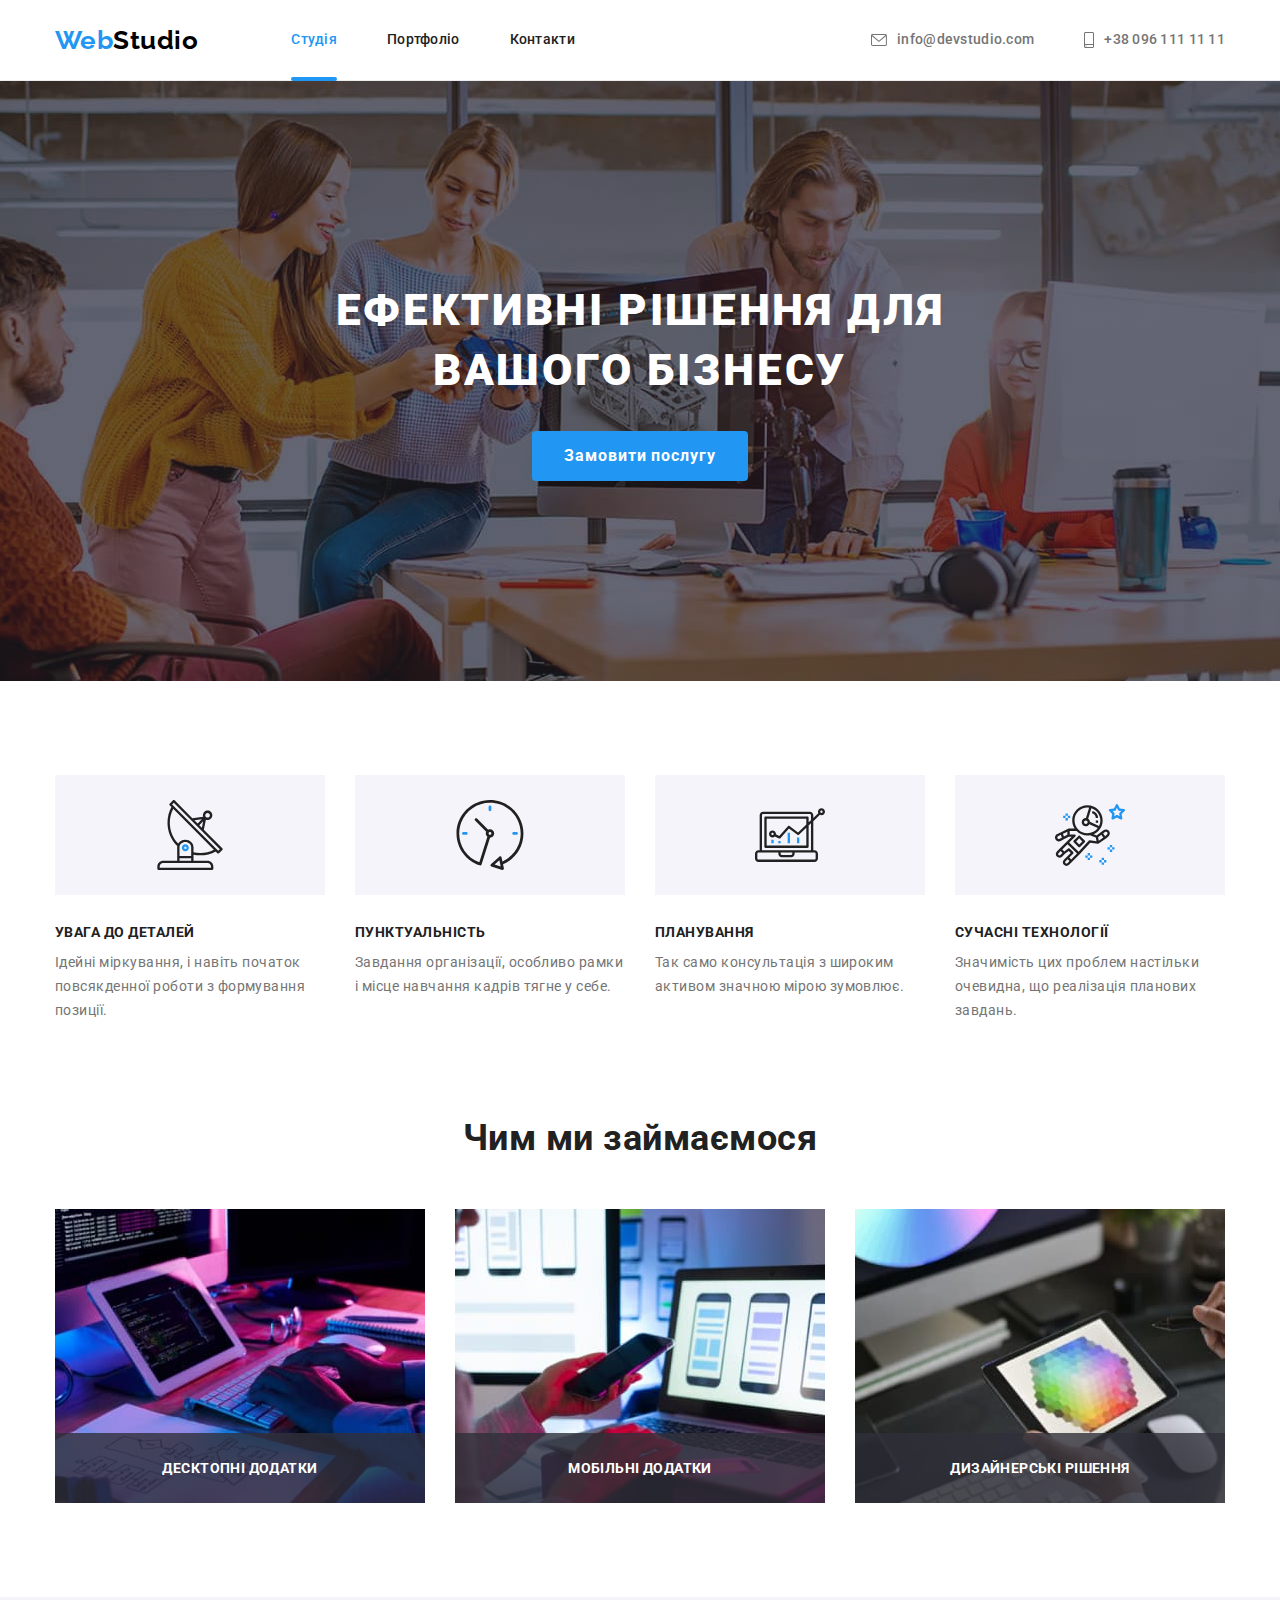
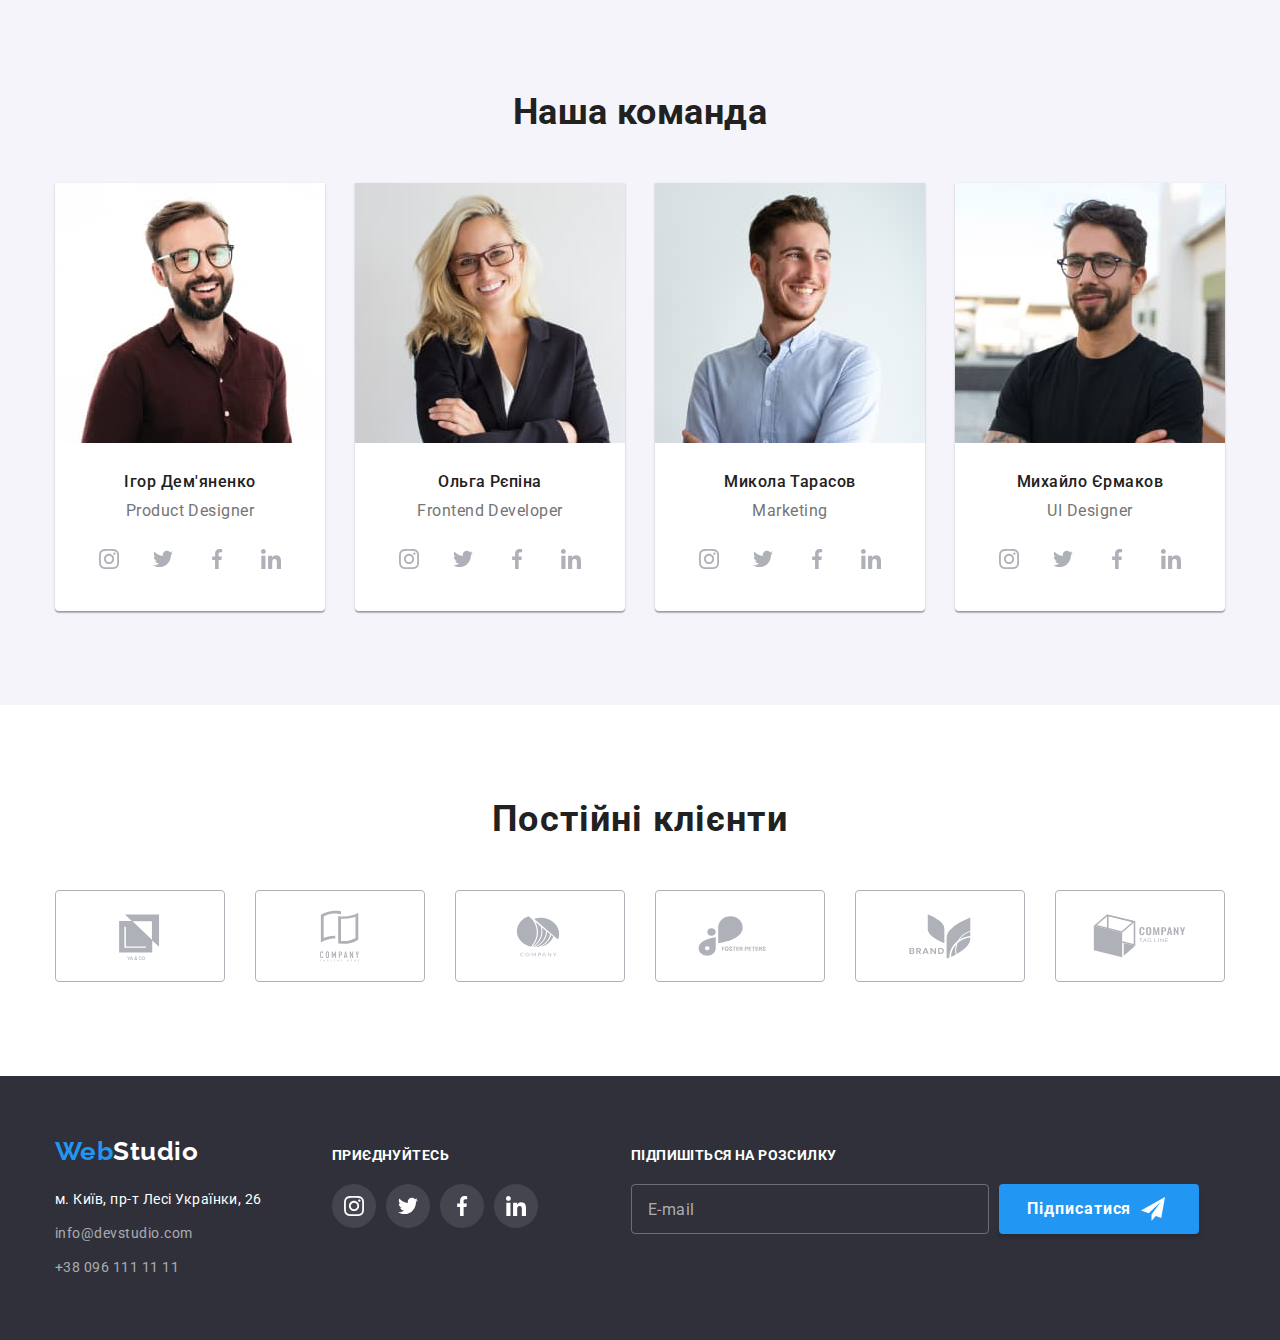
<file: index.html>
<!DOCTYPE html>
<html lang="uk">
  <head>
    <meta charset="UTF-8" />
    <meta http-equiv="X-UA-Compatible" content="IE=edge" />
    <meta name="viewport" content="width=device-width, initial-scale=1.0" />
    <title>WebStudio</title>
    <link
      href="https://fonts.googleapis.com/css2?family=Raleway:wght@700&family=Roboto:wght@400;500;700;900&display=swap"
      rel="stylesheet" />
    <link
      rel="stylesheet"
      href="https://cdnjs.cloudflare.com/ajax/libs/modern-normalize/1.1.0/modern-normalize.min.css" />
    <link rel="stylesheet" href="./css/main.min.css" />
  </head>
  <body class="page">
    <header class="page-header">
      <div class="container page-header__main-nav ">
        <a href="./index.html" class="page-header__logo"
          ><span class="page-header__logotype">Web</span>Studio</a
        >
        <nav class="navigation">
          <!-- Навігація на інші сторінки -->
          <ul class="navigation__site">
            <li class="navigation__item">
              <a href="./index.html" class="navigation__link active">Студія</a>
            </li>
            <li class="navigation__item">
              <a href="./portfolio.html" class="navigation__link portfolio">Портфоліо</a>
            </li>
            <li class="navigation__item"><a href="" class="navigation__link contacts">Контакти</a></li>
          </ul>
        </nav>

        <ul class="contacts__list">
          <li class="contacts__item ">
            <a href="mailto:info@devstudio.com" class="contacts__link"
              ><svg class="contacts__icon" width="16" height="12">
                <use
                  href="./images/icon.svg/icons.svg#icon-envelope"></use></svg>info@devstudio.com</a
            ></li>
            
          <li class="contacts__item">
            <a href="tel:+380961111111" class="contacts__link"
              ><svg class="contacts__icon" width="10" height="16">
                <use
                  href="./images/icon.svg/icons.svg#icon-smartphone"></use></svg
              >+38 096 111 11 11</a
            >
          </li>
        </ul>
      </div>
    </header>

    <main>
      <!--Section Hero-->
      <section class=" hero hero-overlay">
        <div class="container">
          <h1 class="hero__title">Ефективні рішення для вашого бізнесу</h1>
          <button type="button" class="hero__button" data-modal-open>
            Замовити послугу
          </button>
          <div class="backdrop is-hidden" data-modal>
            <div class="modal">
              <button data-modal-close class="modal__close-button">
                <svg width="18" height="18">
                  <use href="./images/icon.svg/icons.svg#icon-close"></use>
                </svg>
              </button>

              <form class="modal__form" autocomplete="off">
                <p class="modal__text">Залиште свої дані, ми вам передзвонимо</p>
                <div class="form-field">
                  <label class="form-field__label" for="name">Ім'я</label>
                  <input
                    class="form-field__input"
                    type="text"
                    name="name"
                    id="name" />
                  <svg class="form-field__icon" width="18" height="18">
                    <use
                      href="./images/icon.svg/icons.svg#icon-person-black"></use>
                  </svg>
                </div>

                <div class="form-field">
                  <label class="form-field__label" for="tel">Телефон</label>
                  <input
                    class="form-field__input"
                    type="tel"
                    name="tel"
                    id="tel" />
                  <svg class="form-field__icon" width="18" height="18">
                    <use
                      href="./images/icon.svg/icons.svg#icon-phone-black"></use>
                  </svg>
                </div>

                <div class="form-field">
                  <label class="form-field__label" for="email">Пошта</label>
                  <input
                    class="form-field__input"
                    type="email"
                    name="email"
                    id="email" />
                  <svg class="form-field__icon" width="18" height="18">
                    <use
                      href="./images/icon.svg/icons.svg#icon-email-black"></use>
                  </svg>
                </div>

                <div class="form-field">
                  <label class="form-field__label" for="comment">Коментар</label>
                  <textarea
                    class="form-field__comment"
                    name="comment"
                    id="comment"
                    rows="5"
                    placeholder="Введіть текст"></textarea>
                </div>

                <div class="check-form">
                  <label class="check-form__label" for="policy">
                    <input
                      class="check-form__checkbox"
                      type="checkbox"
                      name="policy"
                      value="policy"
                      id="policy" /><span class="check-form__icon"></span> Погоджуюся
                    з розсилкою та приймаю<a class="check-form__link" href="#"
                      >Умови договору</a
                    ></label>
                </div>

                <button type="submit" class="button-submit">Відправити</button>
              </form>
            </div>
          </div>
        </div>
      </section>

      <!--Section Features-->
      <section class="features">
        <div class="container">    
        <h2 class="features__caption">Критерії ведення ефективного бізнесу</h2>
        <ul class="features__list list">
          <li class="features__item">
            <div class="features__icon icon">
              <svg class="features__icon-info" width="70" height="70">
                <use href="./images/icon.svg/icons.svg#icon-antenna"></use>
              </svg>
            </div>
            <h3 class="features__title">Увага до деталей</h3>
            <p class="features__paragraph">
              Ідейні міркування, і навіть початок повсякденної роботи з
              формування позиції.
            </p>
          </li>
          <li class="features__item">
            <div class="features__icon icon">
              <svg class="features__icon-info" width="70" height="70">
                <use href="./images/icon.svg/icons.svg#icon-clock"></use>
              </svg>
            </div>
            <h3 class="features__title">Пунктуальність</h3>
            <p class="features__paragraph">
              Завдання організації, особливо рамки і місце навчання кадрів тягне
              у себе.
            </p>
          </li>
          <li class="features__item">
            <div class="features__icon icon">
              <svg class="features__icon-info" width="70" height="70">
                <use href="./images/icon.svg/icons.svg#icon-diagram"></use>
              </svg>
            </div>
            <h3 class="features__title">Планування</h3>
            <p class="features__paragraph">
              Так само консультація з широким активом значною мірою зумовлює.
            </p>
          </li>
          <li class="features__item">
            <div class="features__icon icon">
              <svg class="features__icon-info" width="70" height="70">
                <use href="./images/icon.svg/icons.svg#icon-astronaut"></use>
              </svg>
            </div>
            <h3 class="features__title">Сучасні технології</h3>
            <p class="features__paragraph">
              Значимість цих проблем настільки очевидна, що реалізація планових
              завдань.
            </p>
          </li>
        </ul>
      </section>

      <section class="no-padding">
        <div class="container">
          <h2 class="no-padding__title">Чим ми займаємося</h2>
          <ul class="no-padding__devices">
            <li class="no-padding__item">
              <img
                src="./images/img.jpg"
                alt="Робота за комп'ютером"
                width="370"
                height="294" />
              <div class="devices-overlay">
                <p class="devices-overlay__applications">Десктопні додатки</p>
              </div>
            </li>
            <li class="no-padding__item">
              <img
                src="./images/img1.jpg"
                alt="Робота за телефоном"
                width="370"
                height="294" />
              <div class="devices-overlay">
                <p class="devices-overlay__applications">Мобільні додатки</p>
              </div>
            </li>
            <li class="no-padding__item">
              <img
                src="./images/img2.jpg"
                alt="Робота за планшетом"
                width="370"
                height="294" />
              <div class="devices-overlay">
                <p class="devices-overlay__applications">Дизайнерські рішення</p>
              </div>
            </li>
          </ul>
        </div>
      </section>

      <!--Section People-->
      <section class="people">
        <div class="container">
          <h2 class="people__title-teams">Наша команда</h2>
          <ul class="people__list">
            <li class="people__item">
              <img
                src="./images/img3.jpg"
                alt="Чоловік"
                width="270"
                height="260" />
              <div class="item-list">
                <h3 class="item-list__title">Ігор Дем'яненко</h3>
                <p class="item-list__paragraph">Product Designer</p>
                <ul class="social-list">
                  <li class="social-list__link social-link">
                    <a
                      href="#"
                      class="social-list__items social-items"
                      target="_blank"
                      rel="nofollow"
                      aria-label="instagram"
                      ><svg class="social-list__icon social-icon" height="20" width="20">
                        <use
                          href="./images/icon.svg/icons.svg#icon-instagram-2"></use></svg
                    ></a>
                  </li>
                  <li class="social-list__link social-link">
                    <a
                      href="#"
                      class="social-list__items social-items"
                      target="_blank"
                      rel="nofollow"
                      aria-label="instagram"
                      ><svg class="social-list__icon social-icon" height="20" width="20">
                        <use
                          href="./images/icon.svg/icons.svg#icon-twitter-1"></use></svg
                    ></a>
                  </li>
                  <li class="social-list__link social-link">
                    <a
                      href="#"
                      class="social-list__items social-items"
                      target="_blank"
                      rel="nofollow"
                      aria-label="instagram"
                      ><svg class="social-list__icon social-icon" height="20" width="20">
                        <use
                          href="./images/icon.svg/icons.svg#icon-facebook-1"></use></svg
                    ></a>
                  </li>
                  <li class="social-list__link social-link">
                    <a
                      href="#"
                      class="social-list__items social-items"
                      target="_blank"
                      rel="nofollow"
                      aria-label="instagram"
                      ><svg class="social-list__icon social-icon" height="20" width="20">
                        <use
                          href="./images/icon.svg/icons.svg#icon-linkedin-1"></use></svg
                    ></a>
                  </li>
                </ul>
              </div>
            </li>
            <li class="people__item">
              <img
                src="./images/img4.jpg"
                alt="Жінка"
                width="270"
                height="260" />
              <div class="item-list">
                <h3 class="item-list__title">Ольга Рєпіна</h3>
                <p class="item-list__paragraph">Frontend Developer</p>
                <ul class="social-list">
                  <li class="social-list__link social-link">
                    <a
                      href="#"
                      class="social-list__items social-items"
                      target="_blank"
                      rel="nofollow"
                      aria-label="instagram"
                      ><svg class="social-list__icon social-icon" height="20" width="20">
                        <use
                          href="./images/icon.svg/icons.svg#icon-instagram-2"></use></svg
                    ></a>
                  </li>
                  <li class="social-list__link social-link">
                    <a
                      href="#"
                      class="social-list__items social-items"
                      target="_blank"
                      rel="nofollow"
                      aria-label="instagram"
                      ><svg class="social-list__icon social-icon" height="20" width="20">
                        <use
                          href="./images/icon.svg/icons.svg#icon-twitter-1"></use></svg
                    ></a>
                  </li>
                  <li class="social-list__link social-link">
                    <a
                      href="#"
                      class="social-list__items social-items"
                      target="_blank"
                      rel="nofollow"
                      aria-label="instagram"
                      ><svg class="social-list__icon social-icon" height="20" width="20">
                        <use
                          href="./images/icon.svg/icons.svg#icon-facebook-1"></use></svg
                    ></a>
                  </li>
                  <li class="social-list__link social-link">
                    <a
                      href="#"
                      class="social-list__items social-items"
                      target="_blank"
                      rel="nofollow"
                      aria-label="instagram"
                      ><svg class="social-list__icon social-icon" height="20" width="20">
                        <use
                          href="./images/icon.svg/icons.svg#icon-linkedin-1"></use></svg
                    ></a>
                  </li>
                </ul>
              </div>
            </li>
            <li class="people__item">
              <img
                src="./images/img5.jpg"
                alt="Чоловік"
                width="270"
                height="260" />
              <div class="item-list">
                <h3 class="item-list__title">Микола Тарасов</h3>
                <p class="item-list__paragraph">Marketing</p>
                <ul class="social-list">
                  <li class="social-list__link social-link">
                    <a
                      href="#"
                      class="social-list__items social-items"
                      target="_blank"
                      rel="nofollow"
                      aria-label="instagram"
                      ><svg class="social-list__icon social-icon" height="20" width="20">
                        <use
                          href="./images/icon.svg/icons.svg#icon-instagram-2"></use></svg
                    ></a>
                  </li>
                  <li class="social-list__link social-link">
                    <a
                      href="#"
                      class="social-list__items social-items"
                      target="_blank"
                      rel="nofollow"
                      aria-label="instagram"
                      ><svg class="social-list__icon social-icon" height="20" width="20">
                        <use
                          href="./images/icon.svg/icons.svg#icon-twitter-1"></use></svg
                    ></a>
                  </li>
                  <li class="social-list__link social-link">
                    <a
                      href="#"
                      class="social-list__items social-items"
                      target="_blank"
                      rel="nofollow"
                      aria-label="instagram"
                      ><svg class="social-list__icon social-icon" height="20" width="20">
                        <use
                          href="./images/icon.svg/icons.svg#icon-facebook-1"></use></svg
                    ></a>
                  </li>
                  <li class="social-list__link social-link">
                    <a
                      href="#"
                      class="social-list__items social-items"
                      target="_blank"
                      rel="nofollow"
                      aria-label="instagram"
                      ><svg class="social-list__icon social-icon" height="20" width="20">
                        <use
                          href="./images/icon.svg/icons.svg#icon-linkedin-1"></use></svg
                    ></a>
                  </li>
                </ul>
              </div>
            </li>
            <li class="people__item">
              <img
                src="./images/img6.jpg"
                alt="Чоловік"
                width="270"
                height="260" />
              <div class="item-list">
                <h3 class="item-list__title">Михайло Єрмаков</h3>
                <p class="item-list__paragraph">UI Designer</p>
                <ul class="social-list">
                  <li class="social-list__link social-link">
                    <a
                      href="#"
                      class="social-list__items social-items"
                      target="_blank"
                      rel="nofollow"
                      aria-label="instagram"
                      ><svg class="social-list__icon social-icon" height="20" width="20">
                        <use
                          href="./images/icon.svg/icons.svg#icon-instagram-2"></use></svg
                    ></a>
                  </li>
                  <li class="social-list__link social-link">
                    <a
                      href="#"
                      class="social-list__items social-items"
                      target="_blank"
                      rel="nofollow"
                      aria-label="instagram"
                      ><svg class="social-list__icon social-icon" height="20" width="20">
                        <use
                          href="./images/icon.svg/icons.svg#icon-twitter-1"></use></svg
                    ></a>
                  </li>
                  <li class="social-list__link social-link">
                    <a
                      href="#"
                      class="social-list__items social-items"
                      target="_blank"
                      rel="nofollow"
                      aria-label="instagram"
                      ><svg class="social-list__icon social-icon" height="20" width="20">
                        <use
                          href="./images/icon.svg/icons.svg#icon-facebook-1"></use></svg
                    ></a>
                  </li>
                  <li class="social-list__link social-link">
                    <a
                      href="#"
                      class="social-list__items social-items"
                      target="_blank"
                      rel="nofollow"
                      aria-label="instagram"
                      ><svg class="social-list__icon social-icon" height="20" width="20">
                        <use
                          href="./images/icon.svg/icons.svg#icon-linkedin-1"></use></svg
                    ></a>
                  </li>
                </ul>
              </div>
            </li>
          </ul>
        </div>
      </section>

      <!-- Section Clients -->
      <section class="clients">
        <div class="container">
          <h2 class="clients__title">Постійні клієнти</h2>
          <ul class="clients__list">
            <li class="clients__item">
              <a href="#" class="clients__link">
                <svg class="client__icon" height="60" width="106">
                  <use href="./images/icon.svg/icons.svg#icon-Logo"></use>
                </svg>
              </a>
            </li>
            <li class="clients__item">
              <a href="#" class="clients__link">
                <svg class="client__icon" height="60" width="106">
                  <use href="./images/icon.svg/icons.svg#icon-Logo-1"></use>
                </svg>
              </a>
            </li>
            <li class="clients__item">
              <a href="#" class="clients__link">
                <svg class="client__icon" height="60" width="106">
                  <use href="./images/icon.svg/icons.svg#icon-Logo-2"></use>
                </svg>
              </a>
            </li>
            <li class="clients__item">
              <a href="#" class="clients__link">
                <svg class="client__icon" height="60" width="106">
                  <use href="./images/icon.svg/icons.svg#icon-Logo-3"></use>
                </svg>
              </a>
            </li>
            <li class="clients__item">
              <a href="#" class="clients__link">
                <svg class="client__icon" height="60" width="106">
                  <use href="./images/icon.svg/icons.svg#icon-Logo-4"></use>
                </svg>
              </a>
            </li>
            <li class="clients__item">
              <a href="#" class="clients__link">
                <svg class="client__icon" height="60" width="106">
                  <use href="./images/icon.svg/icons.svg#icon-Logo-5"></use>
                </svg>
              </a>
            </li>
          </ul>
        </div>
      </section>
    </main>

    <!--address-->
    <footer class="footer">
      <div class="container">
        <div class="footer__box">
          <a href="./index.html" class="footer__logo"
            ><span class="footer__logotype">Web</span>Studio</a
          >
          <address>
            <ul class="footer__list">
              <li class="footer__item">
                <a
                  href="https://www.google.com.ua/maps/@50.4851493,30.4721233,14z?hl=ru"
                  target="_blank"
                  rel="noopener noreferrer"
                  class="city"
                  >м. Київ, пр-т Лесі Українки, 26</a
                >
              </li>
              <li class="footer__item">
                <a href="mailto:info@devstudio.com" class="footer__address"
                  >info@devstudio.com</a
                >
              </li>
              <li class="footer__item">
                <a href="tel:+380961111111" class="footer__address"
                  >+38 096 111 11 11</a
                >
              </li>
            </ul>
          </address>
        </div>

        <div class="footer-social">
          <p class="footer-social__join">Приєднуйтесь</p>
          <ul class="footer-social__list">
            <li class="footer-social__icon">
              <a
                href="#"
                class="footer-social__item"
                target="_blank"
                rel="nofollow"
                aria-label="instagram"
                ><svg class="footer-social__picture" height="20" width="20">
                  <use
                    href="./images/icon.svg/icons.svg#icon-instagram-2"></use></svg
              ></a>
            </li>
            <li class="footer-social__icon">
              <a
                href="#"
                class="footer-social__item"
                target="_blank"
                rel="nofollow"
                aria-label="instagram"
                ><svg class="footer-social__picture" height="20" width="20">
                  <use
                    href="./images/icon.svg/icons.svg#icon-twitter-1"></use></svg
              ></a>
            </li>
            <li class="footer-social__icon">
              <a
                href="#"
                class="footer-social__item"
                target="_blank"
                rel="nofollow"
                aria-label="instagram"
                ><svg class="footer-social__picture" height="20" width="20">
                  <use
                    href="./images/icon.svg/icons.svg#icon-facebook-1"></use></svg
              ></a>
            </li>
            <li class="footer-social__icon">
              <a
                href="#"
                class="footer-social__item"
                target="_blank"
                rel="nofollow"
                aria-label="instagram"
                ><svg class="footer-social__picture" height="20" width="20">
                  <use
                    href="./images/icon.svg/icons.svg#icon-linkedin-1"></use></svg
              ></a>
            </li>
          </ul>
        </div>

        <div class="subscribe-footer">
          <p class="subscribe-footer__text">Підпишіться на розсилку</p>
          <form class="subscribe-footer__form" autocomplete="off">
            <input
              class="subscribe-footer__input"
              type="email"
              name="email"
              placeholder="E-mail" />
            <button type="submit" class="subscribe-footer__button">
              Підписатися<svg class="subscribe-footer__icon" height="24" width="24">
                <use href="./images/icon.svg/icons.svg#icon-icon-send-1"></use>
              </svg>
            </button>
          </form>
        </div>
      </div>
    </footer>
    <script src="./js/modal.js"></script>
  </body>
</html>
</file>
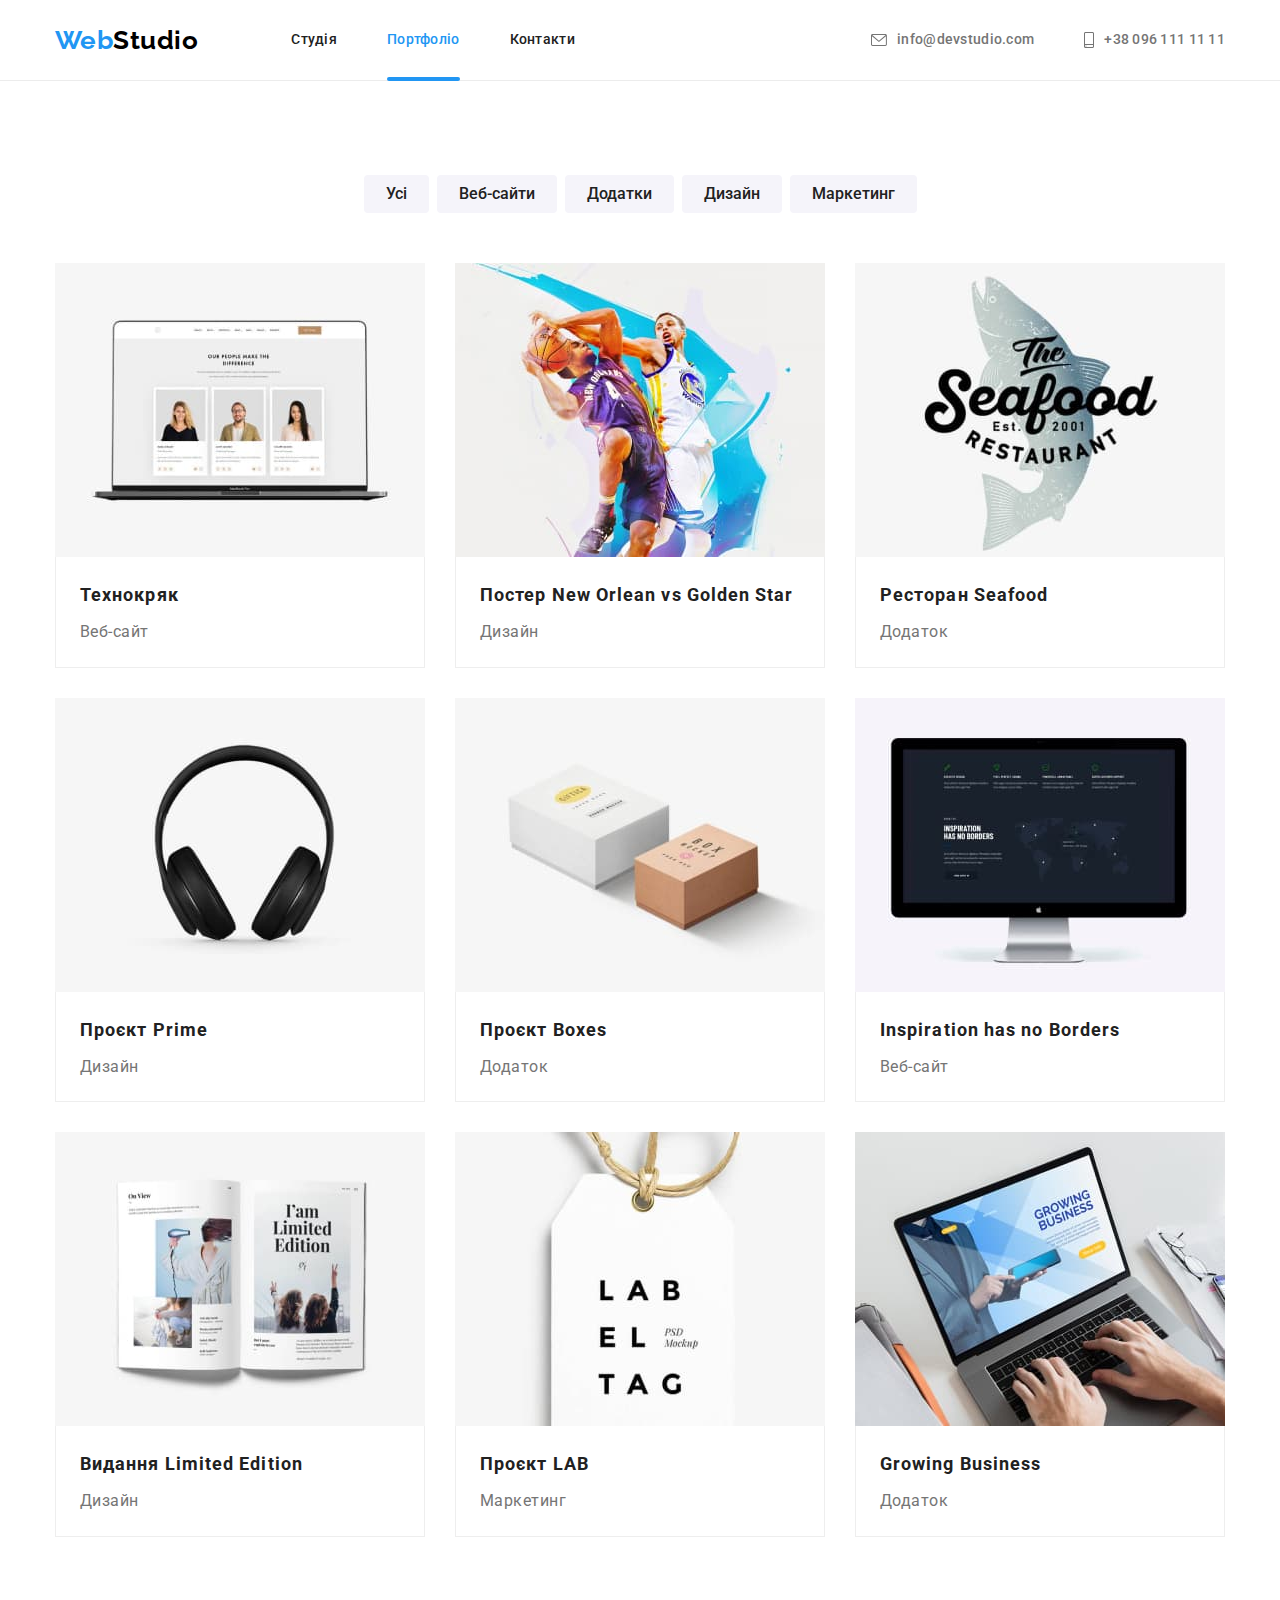
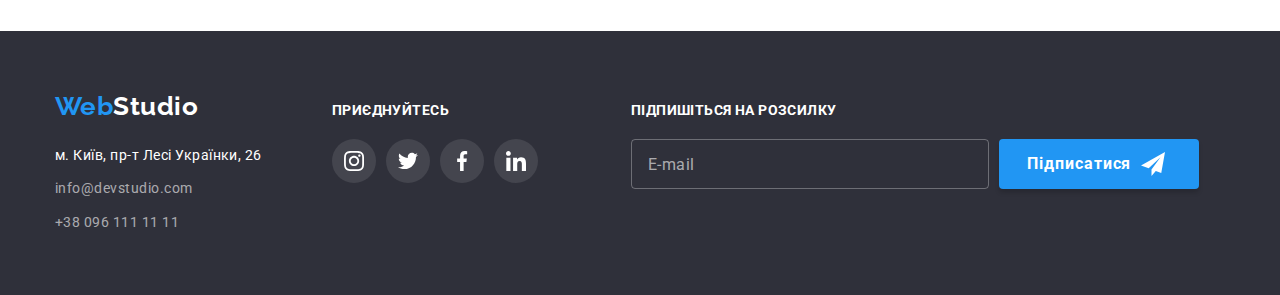
<file: portfolio.html>
<!DOCTYPE html>
<html lang="uk">
  <head>
    <meta charset="UTF-8" />
    <meta http-equiv="X-UA-Compatible" content="IE=edge" />
    <meta name="viewport" content="width=device-width, initial-scale=1.0" />
    <title>Portfolio</title>
    <link
      href="https://fonts.googleapis.com/css2?family=Raleway:wght@700&family=Roboto:wght@400;500;700;900&display=swap"
      rel="stylesheet" />
    <link
      rel="stylesheet"
      href="https://cdnjs.cloudflare.com/ajax/libs/modern-normalize/1.1.0/modern-normalize.min.css" />
    <link rel="stylesheet" href="./css/main.min.css" />
  </head>
  <body class="page">
   <header class="page-header">
      <div class="container page-header__main-nav ">
        <a href="./index.html" class="page-header__logo"
          ><span class="page-header__logotype">Web</span>Studio</a
        >
        <nav class="navigation">
          <!-- Навігація на інші сторінки -->
          <ul class="navigation__site list">
            <li class="navigation__item">
              <a href="./index.html" class="navigation__link stidio">Студія</a>
            </li>
            <li class="navigation__item">
              <a href="./portfolio.html" class="navigation__link active">Портфоліо</a>
            </li>
            <li class="navigation__item"><a href="" class="navigation__link contacts">Контакти</a></li>
          </ul>
        </nav>

        <ul class="contacts__list list">
          <li class="contacts__item ">
            <a href="mailto:info@devstudio.com" class="contacts__link"
              ><svg class="contacts__icon" width="16" height="12">
                <use
                  href="./images/icon.svg/icons.svg#icon-envelope"></use></svg>info@devstudio.com</a
            ></li>
            
          <li class="contacts__item">
            <a href="tel:+380961111111" class="contacts__link"
              ><svg class="contacts__icon" width="10" height="16">
                <use
                  href="./images/icon.svg/icons.svg#icon-smartphone"></use></svg
              >+38 096 111 11 11</a
            >
          </li>
        </ul>
      </div>
    </header>

    <main>
      <!--Section Menu and Poster-->
      <section class="portfolio">
        <div class="container">
          <ul class="menu ">
            <li class="menu__item">
              <button type="button" class="menu__button">Усі</button>
            </li>
            <li class="menu__item">
              <button type="button" class="menu__button">Веб-сайти</button>
            </li>
            <li class="menu__item">
              <button type="button" class="menu__button">Додатки</button>
            </li>
            <li class="menu__item">
              <button type="button" class="menu__button">Дизайн</button>
            </li>
            <li class="menu__item">
              <button type="button" class="menu__button">Маркетинг</button>
            </li>
          </ul>
        </div>
        <div class="container">
          <h1 class="portfolio-photos">Фото постерів</h1>
          <ul class="poster">
            <li class="poster__item">
              <a href="#" class="picture">
                <div class="thumb">
                  <img
                    src="./images/img7.jpg"
                    alt="Екран монітору"
                    width="370"
                    height="294" />
                  <div class="actions">
                    <p class="picture__resource">
                      Ресурс пропонує комплексні пропозиції з різним рівнем
                      функціоналу та сервісів. Все це дозволить відвідувачу
                      отримати вичерпні відомості про компанію чи приватну
                      особу.
                    </p>
                  </div>
                </div>
                <div class="border">
                  <h2 class="picture__name">Технокряк</h2>
                  <p class="picture__text">Веб-сайт</p>
                </div>
              </a>
            </li>
            <li class="poster__item">
              <a href="#" class="picture">
                <div class="thumb">
                  <img
                    src="./images/img8.jpg"
                    alt="Гра у баскетбол"
                    width="370"
                    height="294" />
                  <div class="actions">
                    <p class="picture__resource">
                      Ресурс пропонує комплексні пропозиції з різним рівнем
                      функціоналу та сервісів. Все це дозволить відвідувачу
                      отримати вичерпні відомості про компанію чи приватну
                      особу.
                    </p>
                  </div>
                </div>
                <div class="border">
                  <h2 class="picture__name">
                    Постер New Orlean vs Golden Star
                  </h2>
                  <p class="picture__text">Дизайн</p>
                </div>
              </a>
            </li>
            <li class="poster__item">
              <a href="#" class="picture">
                <div class="thumb">
                  <img
                    src="./images/img9.jpg"
                    alt="Логотип ресторану Seafood"
                    width="370"
                    height="294" />
                  <div class="actions">
                    <p class="picture__resource">
                      Ресурс пропонує комплексні пропозиції з різним рівнем
                      функціоналу та сервісів. Все це дозволить відвідувачу
                      отримати вичерпні відомості про компанію чи приватну
                      особу.
                    </p>
                  </div>
                </div>
                <div class="border">
                  <h2 class="picture__name">Ресторан Seafood</h2>
                  <p class="picture__text">Додаток</p>
                </div>
              </a>
            </li>
            <li class="poster__item">
              <a href="#" class="picture">
                <div class="thumb">
                  <img
                    src="./images/img10.jpg"
                    alt="Навушники"
                    width="370"
                    height="294" />
                  <div class="actions">
                    <p class="picture__resource">
                      Ресурс пропонує комплексні пропозиції з різним рівнем
                      функціоналу та сервісів. Все це дозволить відвідувачу
                      отримати вичерпні відомості про компанію чи приватну
                      особу.
                    </p>
                  </div>
                </div>
                <div class="border">
                  <h2 class="picture__name">Проєкт Prime</h2>
                  <p class="picture__text">Дизайн</p>
                </div>
              </a>
            </li>
            <li class="poster__item">
              <a href="#" class="picture">
                <div class="thumb">
                  <img
                    src="./images/img11.jpg"
                    alt="Коробки"
                    width="370"
                    height="294" />
                  <div class="actions">
                    <p class="picture__resource">
                      Ресурс пропонує комплексні пропозиції з різним рівнем
                      функціоналу та сервісів. Все це дозволить відвідувачу
                      отримати вичерпні відомості про компанію чи приватну
                      особу.
                    </p>
                  </div>
                </div>
                <div class="border">
                  <h2 class="picture__name">Проєкт Boxes</h2>
                  <p class="picture__text">Додаток</p>
                </div>
              </a>
            </li>
            <li class="poster__item">
              <a href="#" class="picture">
                <div class="thumb">
                  <img
                    src="./images/img12.jpg"
                    alt="Екран монітору"
                    width="370"
                    height="294" />
                  <div class="actions">
                    <p class="picture__resource">
                      Ресурс пропонує комплексні пропозиції з різним рівнем
                      функціоналу та сервісів. Все це дозволить відвідувачу
                      отримати вичерпні відомості про компанію чи приватну
                      особу.
                    </p>
                  </div>
                </div>
                <div class="border">
                  <h2 class="picture__name">Inspiration has no Borders</h2>
                  <p class="picture__text">Веб-сайт</p>
                </div>
              </a>
            </li>
            <li class="poster__item">
              <a href="#" class="picture">
                <div class="thumb">
                  <img
                    src="./images/img13.jpg"
                    alt="Сучасний журнал"
                    width="370"
                    height="294" />
                  <div class="actions">
                    <p class="picture__resource">
                      Ресурс пропонує комплексні пропозиції з різним рівнем
                      функціоналу та сервісів. Все це дозволить відвідувачу
                      отримати вичерпні відомості про компанію чи приватну
                      особу.
                    </p>
                  </div>
                </div>
                <div class="border">
                  <h2 class="picture__name">Видання Limited Edition</h2>
                  <p class="picture__text">Дизайн</p>
                </div>
              </a>
            </li>
            <li class="poster__item">
              <div class="thumb">
              <a href="#" class="picture">
                <img
                  src="./images/img14.jpg"
                  alt="Етикетка"
                  width="370"
                  height="294" />
                  <div class="actions">
                    <p class="picture__resource">
                      Ресурс пропонує комплексні пропозиції з різним рівнем
                      функціоналу та сервісів. Все це дозволить відвідувачу
                      отримати вичерпні відомості про компанію чи приватну
                      особу.
                    </p>
                  </div>
                </div>
                <div class="border">
                  <h2 class="picture__name">Проєкт LAB</h2>
                  <p class="picture__text">Маркетинг</p>
                </div>
              </a>
            </li>
            <li class="poster__item">
              <div class="thumb">
              <a href="#" class="picture">
                <img
                  src="./images/img15.jpg"
                  alt="Робота за ноутбуком"
                  width="370"
                  height="294" />
                  <div class="actions">
                    <p class="picture__resource">
                      Ресурс пропонує комплексні пропозиції з різним рівнем
                      функціоналу та сервісів. Все це дозволить відвідувачу
                      отримати вичерпні відомості про компанію чи приватну
                      особу.
                    </p>
                  </div>
                </div>
                <div class="border">
                  <h2 class="picture__name">Growing Business</h2>
                  <p class="picture__text">Додаток</p>
                </div>
              </a>
            </li>
          </ul>
        </div>
      </section>
    </main>

    <!--Footer-->
    <footer class="footer">
      <div class="container">
        <div class="footer__box">
          <a href="./index.html" class="footer__logo"
            ><span class="footer__logotype">Web</span>Studio</a
          >
          <address>
            <ul class="footer__list list">
              <li class="footer__item item">
                <a
                  href="https://www.google.com.ua/maps/@50.4851493,30.4721233,14z?hl=ru"
                  target="_blank"
                  rel="noopener noreferrer"
                  class="city"
                  >м. Київ, пр-т Лесі Українки, 26</a
                >
              </li>
              <li class="footer__item item">
                <a href="mailto:info@devstudio.com" class="footer__address"
                  >info@devstudio.com</a
                >
              </li>
              <li class="footer__item item">
                <a href="tel:+380961111111" class="footer__address"
                  >+38 096 111 11 11</a
                >
              </li>
            </ul>
          </address>
        </div>

        <div class="footer-social">
          <p class="footer-social__join">Приєднуйтесь</p>
          <ul class="footer-social__list list">
            <li class="footer-social__icon">
              <a
                href="#"
                class="footer-social__item"
                target="_blank"
                rel="nofollow"
                aria-label="instagram"
                ><svg class="footer-social__picture" height="20" width="20">
                  <use
                    href="./images/icon.svg/icons.svg#icon-instagram-2"></use></svg
              ></a>
            </li>
            <li class="footer-social__icon">
              <a
                href="#"
                class="footer-social__item"
                target="_blank"
                rel="nofollow"
                aria-label="instagram"
                ><svg class="footer-social__picture" height="20" width="20">
                  <use
                    href="./images/icon.svg/icons.svg#icon-twitter-1"></use></svg
              ></a>
            </li>
            <li class="footer-social__icon">
              <a
                href="#"
                class="footer-social__item"
                target="_blank"
                rel="nofollow"
                aria-label="instagram"
                ><svg class="footer-social__picture" height="20" width="20">
                  <use
                    href="./images/icon.svg/icons.svg#icon-facebook-1"></use></svg
              ></a>
            </li>
            <li class="footer-social__icon">
              <a
                href="#"
                class="footer-social__item"
                target="_blank"
                rel="nofollow"
                aria-label="instagram"
                ><svg class="footer-social__picture" height="20" width="20">
                  <use
                    href="./images/icon.svg/icons.svg#icon-linkedin-1"></use></svg
              ></a>
            </li>
          </ul>
        </div>
        
        <div class="subscribe-footer">
          <p class="subscribe-footer__text">Підпишіться на розсилку</p>
          <form class="subscribe-footer__form" autocomplete="off">
            <input
              class="subscribe-footer__input"
              type="email"
              name="email"
              placeholder="E-mail" />
            <button type="submit" class="subscribe-footer__button">
              Підписатися<svg class="subscribe-footer__icon" height="24" width="24">
                <use href="./images/icon.svg/icons.svg#icon-icon-send-1"></use>
              </svg>
            </button>
          </form>
        </div>
      </div>
    </footer>
    <script src="./js/modal.js"></script>
  </body>
</html>
</file>
<file: css/main.min.css>
:root{--primary-text-color: #212121;--secondary-text-color: #757575;--accent-color: #fff;--address-color: rgba(255, 255, 255, 0.6);--navigation-color: #2196f3;--hover-navigation-color: #188ce8;--primary-white-color: #fff;--background-color: #2f303a;--background-color2: #f5f5f5;--background-color3: #f5f4fa;--logo-color: #000000;--button-border-portfolio: #eeeeee;--button-portfolio-bckgrn: #ffffff;--box-shadow-people: 0px 1px 3px rgba(0, 0, 0, 0.12), 0px 1px 1px rgba(0, 0, 0, 0.14), 0px 2px 1px rgba(0, 0, 0, 0.2);--border-radius-people: 0px 0px 4px 4px;--social-links: #afb1b8;--overlay-for-devices: rgba(47, 48, 58, 0.8);--overlay-for-portfolio: rgba(33, 150, 243, 0.9);--timing-function: cubic-bezier(0.4, 0, 0.2, 1)}html{-webkit-box-sizing:border-box;box-sizing:border-box}*,*::before,*::after{-webkit-box-sizing:inherit;box-sizing:inherit;margin:0;padding:0}body{background-color:var(--accent-color);color:var(--primary-text-color);font-family:"Roboto",sans-serif;letter-spacing:.03em;line-height:1.44}h1,h2,h3,h4,h5,h6,p{margin-top:0;margin-bottom:0}img{height:auto;vertical-align:top}.container{width:1200px;margin-left:auto;margin-right:auto;padding-left:15px;padding-right:15px}.poster,.menu,.clients__list,.social-list,.people__list,.no-padding__devices,.features__list,.footer-social__list,.footer__list,.contacts__list,.navigation__site{padding:0;margin:0;list-style:none}.portfolio,.clients,.people,.features,.hero-overlay{padding-bottom:94px;padding-top:94px}.features__title{font-weight:700;font-size:14px;line-height:1.14;margin-bottom:10px;text-transform:uppercase}.portfolio-photos,.features__caption{position:absolute;white-space:nowrap;width:1px;height:1px;overflow:hidden;border:0;padding:0;clip:rect(0 0 0 0);-webkit-clip-path:inset(50%);clip-path:inset(50%);margin:-1px}.page-header{background-color:var(--accent-color);border-bottom:1px solid #ececec}.page-header__main-nav{display:-webkit-box;display:-ms-flexbox;display:flex;-webkit-box-align:center;-ms-flex-align:center;align-items:center}.navigation__site{margin-left:93px;display:-webkit-box;display:-ms-flexbox;display:flex}.navigation__site .navigation__item{-webkit-box-align:center;-ms-flex-align:center;align-items:center}.navigation__site .navigation__item:not(:last-child){margin-right:50px}.navigation__site .navigation__link{display:block;padding-bottom:32px;padding-top:32px;color:var(--primary-text-color);font-weight:500;font-size:14px;line-height:1.14;letter-spacing:.02em;text-decoration:none;-webkit-transition:color 250ms var(--timing-function);transition:color 250ms var(--timing-function)}.navigation__site .navigation__link:hover,.navigation__site .navigation__link:focus{color:var(--navigation-color)}.navigation__site .active{position:relative;color:var(--navigation-color)}.navigation__site .active::after{position:absolute;left:0;bottom:-1px;content:"";width:100%;height:4px;background:var(--navigation-color);border-radius:2px}.contacts__list{display:-webkit-box;display:-ms-flexbox;display:flex;margin-left:auto;font-weight:500;font-size:14px;line-height:1.14;-webkit-transition:color 250ms var(--timing-function),fill 250ms var(--timing-function);transition:color 250ms var(--timing-function),fill 250ms var(--timing-function)}.contacts__list .contacts__item+.contacts__item{margin-left:50px}.contacts__link{color:var(--secondary-text-color);display:-webkit-box;display:-ms-flexbox;display:flex;-webkit-box-align:center;-ms-flex-align:center;align-items:center;font-weight:500;font-size:14px;line-height:1.14;letter-spacing:.02em;text-decoration:none;padding-bottom:32px;padding-top:32px;-webkit-transition:color 250ms cubic-bezier(0.4, 0, 0.2, 1),fill 250ms var(--timing-function),stroke 250ms var(--timing-function);transition:color 250ms cubic-bezier(0.4, 0, 0.2, 1),fill 250ms var(--timing-function),stroke 250ms var(--timing-function)}.contacts__link:hover,.contacts__link:focus{color:var(--navigation-color)}.contacts__icon{margin-right:10px;margin-bottom:0;padding:0;fill:currentColor}.footer{padding-top:60px;padding-bottom:60px;background-color:var(--background-color)}.footer__item:not(:last-child){margin-bottom:9px}.city{color:var(--primary-white-color);font-style:normal;font-weight:400;font-size:14px;line-height:1.71;text-decoration:none;display:inline-block;-webkit-transition:color 250ms cubic-bezier(0.4, 0, 0.2, 1);transition:color 250ms cubic-bezier(0.4, 0, 0.2, 1)}.city:focus,.city:hover{color:var(--navigation-color)}.footer__address{color:var(--address-color);font-style:normal;font-weight:400;font-size:14px;line-height:1.71;text-decoration:none;margin-bottom:9px;-webkit-transition:color 250ms cubic-bezier(0.4, 0, 0.2, 1);transition:color 250ms cubic-bezier(0.4, 0, 0.2, 1)}.footer__address:focus,.footer__address:hover{color:var(--navigation-color)}.footer .container{display:-webkit-box;display:-ms-flexbox;display:flex;-webkit-box-align:baseline;-ms-flex-align:baseline;align-items:baseline}.footer-social{display:-webkit-box;display:-ms-flexbox;display:flex;-webkit-box-pack:center;-ms-flex-pack:center;justify-content:center;margin-left:70px;-webkit-box-orient:vertical;-webkit-box-direction:normal;-ms-flex-direction:column;flex-direction:column;width:206px}.footer-social__list{display:-webkit-box;display:-ms-flexbox;display:flex;-ms-flex-wrap:wrap;flex-wrap:wrap;-webkit-box-pack:center;-ms-flex-pack:center;justify-content:center;-webkit-box-align:center;-ms-flex-align:center;align-items:center}.footer-social__join{color:var(--accent-color);font-weight:700;font-size:14px;line-height:1.14;letter-spacing:.03em;text-transform:uppercase;margin-bottom:20px}.footer-social .footer-social__item{display:-webkit-box;display:-ms-flexbox;display:flex;-webkit-box-align:center;-ms-flex-align:center;align-items:center;-webkit-box-pack:center;-ms-flex-pack:center;justify-content:center;width:44px;height:44px;border-radius:50%;background-color:rgba(255,255,255,.1);-webkit-transition:fill 250ms var(--timing-function),background-color 250ms var(--timing-function);transition:fill 250ms var(--timing-function),background-color 250ms var(--timing-function)}.footer-social .footer-social__item:focus,.footer-social .footer-social__item:hover{background-color:var(--navigation-color)}.footer-social .footer-social__item{fill:var(--accent-color)}.footer-social__icon:not(:nth-child(4n)){margin-right:10px}.subscribe-footer{margin-left:93px;display:-webkit-box;display:-ms-flexbox;display:flex;-webkit-box-pack:center;-ms-flex-pack:center;justify-content:center;-webkit-box-orient:vertical;-webkit-box-direction:normal;-ms-flex-direction:column;flex-direction:column;width:570px}.subscribe-footer__form{display:-webkit-box;display:-ms-flexbox;display:flex}.subscribe-footer__text{font-weight:700;font-size:14px;line-height:1.14;letter-spacing:.03em;text-transform:uppercase;color:var(--accent-color);margin-bottom:20px}.subscribe-footer__input{border:1px solid rgba(255,255,255,.3);border-radius:4px;font:inherit;font-weight:400;font-size:16px;line-height:1.25;letter-spacing:.03em;padding:15px 16px 15px;width:358px;height:50px;color:var(--accent-color);background-color:rgba(0,0,0,0)}.subscribe-footer__input::-webkit-input-placeholder{color:rgba(255,255,255,.6)}.subscribe-footer__input::-moz-placeholder{color:rgba(255,255,255,.6)}.subscribe-footer__input:-ms-input-placeholder{color:rgba(255,255,255,.6)}.subscribe-footer__input::-ms-input-placeholder{color:rgba(255,255,255,.6)}.subscribe-footer__input::placeholder{color:rgba(255,255,255,.6)}.hero__button{border-radius:4px;background-color:var(--navigation-color);color:var(--primary-white-color);font-family:inherit;text-decoration:none;font-weight:700;font-size:16px;line-height:1.9;display:block;text-align:center;letter-spacing:.06em;margin:0 auto;padding:10px 32px;min-width:216px;border:0;cursor:pointer;-webkit-transition:background-color 250ms cubic-bezier(0.4, 0, 0.2, 1);transition:background-color 250ms cubic-bezier(0.4, 0, 0.2, 1)}.hero__button:active{background-color:var(--primary-white-color);color:var(--navigation-color)}.hero__button:hover,.hero__button:focus{background-color:var(--hover-navigation-color)}.menu__button{color:var(--primary-text-color);background:var(--background-color3);font-weight:500;font-size:16px;line-height:1.6;text-align:center;border-radius:4px;text-decoration:none;border:none;border-radius:4px;padding:6px 22px;cursor:pointer;-webkit-transition:background-color 250ms var(--timing-function);transition:background-color 250ms var(--timing-function)}.menu__button:active{background-color:var(--primary-white-color);color:var(--navigation-color)}.menu__button:hover,.menu__button:focus{color:var(--primary-white-color);background-color:var(--navigation-color)}.modal__close-button{position:absolute;top:8px;right:8px;background:var(--accent-color);border-radius:50%;min-width:30px;min-height:30px;display:-webkit-box;display:-ms-flexbox;display:flex;-webkit-box-align:center;-ms-flex-align:center;align-items:center;-webkit-box-pack:center;-ms-flex-pack:center;justify-content:center;border:1px solid rgba(0,0,0,.1);cursor:pointer;-webkit-transition:fill 250ms var(--timing-function);transition:fill 250ms var(--timing-function)}.modal__close-button:hover,.modal__close-button:focus{fill:var(--navigation-color)}.button-submit{border-radius:4px;background-color:var(--navigation-color);color:var(--primary-white-color);-webkit-box-shadow:0px 4px 4px rgba(0,0,0,.15);box-shadow:0px 4px 4px rgba(0,0,0,.15);width:200px;height:50px;cursor:pointer;font-weight:700;font-family:inherit;font-size:16px;line-height:1.9;display:inline-block;text-align:center;letter-spacing:.06em;border:0;cursor:pointer;-webkit-transition:background-color 250ms var(--timing-function);transition:background-color 250ms var(--timing-function)}.button-submit:hover,.button-submit:focus{background-color:var(--hover-navigation-color)}.subscribe-footer__button{border-radius:4px;background-color:var(--navigation-color);color:var(--primary-white-color);-webkit-box-shadow:0px 4px 4px rgba(0,0,0,.15);box-shadow:0px 4px 4px rgba(0,0,0,.15);width:200px;height:50px;cursor:pointer;border:0;font-weight:700;font-size:16px;line-height:1.9;letter-spacing:.06em;font-family:inherit;-webkit-transition:background-color 250ms var(--timing-function);transition:background-color 250ms var(--timing-function);margin-left:10px;display:-webkit-inline-box;display:-ms-inline-flexbox;display:inline-flex;-webkit-box-align:center;-ms-flex-align:center;align-items:center;text-align:center;padding:10px 28px}.subscribe-footer__button:hover,.subscribe-footer__button:focus{background-color:var(--hover-navigation-color)}.subscribe-footer__icon{fill:var(--accent-color);-webkit-box-align:center;-ms-flex-align:center;align-items:center;-webkit-box-pack:center;-ms-flex-pack:center;justify-content:center;margin-left:10px}.backdrop.is-hidden{opacity:0;pointer-events:none}.backdrop{position:fixed;top:50%;left:50%;-webkit-transform:translate(-50%, -50%);transform:translate(-50%, -50%);opacity:1;height:100%;width:100%;z-index:1;background-color:rgba(0,0,0,.2);-webkit-transition:250ms cubic-bezier(0.4, 0, 0.2, 1);transition:250ms cubic-bezier(0.4, 0, 0.2, 1)}.modal{position:absolute;top:50%;left:50%;-webkit-transform:translate(-50%, -50%);transform:translate(-50%, -50%);min-width:528px;min-height:581px;background-color:var(--accent-color);-webkit-transition:250ms cubic-bezier(0.4, 0, 0.2, 1);transition:250ms cubic-bezier(0.4, 0, 0.2, 1)}.modal__close-button{position:absolute;top:8px;right:8px;background:var(--accent-color);border-radius:50%;min-width:30px;min-height:30px;display:-webkit-box;display:-ms-flexbox;display:flex;-webkit-box-align:center;-ms-flex-align:center;align-items:center;-webkit-box-pack:center;-ms-flex-pack:center;justify-content:center;border:1px solid rgba(0,0,0,.1);cursor:pointer;-webkit-transition:fill 250ms var(--timing-function);transition:fill 250ms var(--timing-function)}.modal__close-button:hover,.modal__close-button:focus{color:var(--accent-color)}.modal__text{font-weight:700;font-size:20px;line-height:1.15;text-align:center;letter-spacing:.03em;color:var(--primary-text-color);margin-bottom:12px}.modal__form{text-align:center;width:528px;height:581px;margin-left:auto;margin-right:auto;padding:40px}.form-field{position:relative;margin-bottom:10px;display:-webkit-box;display:-ms-flexbox;display:flex;-webkit-box-orient:vertical;-webkit-box-direction:normal;-ms-flex-direction:column;flex-direction:column;text-align:left}.form-field__label{font-weight:400;font-size:12px;line-height:1.1666666667;letter-spacing:.01em;color:var(--secondary-text-color);margin-bottom:4px}.form-field__input{width:100%;height:40px;padding:12px;padding-left:42px;color:var(--primary-text-color);font:inherit;font-weight:400;font-size:12px;line-height:1.1666666667;letter-spacing:.01em;border:1px solid rgba(33,33,33,.2);border-radius:4px;-webkit-transition:color 250ms cubic-bezier(0.4, 0, 0.2, 1),border-color 250ms cubic-bezier(0.4, 0, 0.2, 1);transition:color 250ms cubic-bezier(0.4, 0, 0.2, 1),border-color 250ms cubic-bezier(0.4, 0, 0.2, 1)}.form-field__input:hover,.form-field__input:focus{outline:none;border-color:var(--navigation-color)}.form-field__input:hover+.form-field__icon,.form-field__input:focus+.form-field__icon{fill:var(--navigation-color)}.form-field__icon{position:absolute;top:50%;left:12px;fill:currentColor;-webkit-transition:fill 250ms var(--timing-function);transition:fill 250ms var(--timing-function)}.form-field__comment{resize:none;border:1px solid rgba(33,33,33,.2);border-radius:4px;padding:12px 16px;height:120px;width:100%;color:var(--primary-text-color);font-size:12px;line-height:1.1666666667;letter-spacing:.01em;-webkit-transition:color 250ms var(--timing-function),border-color 250ms var(--timing-function);transition:color 250ms var(--timing-function),border-color 250ms var(--timing-function)}.form-field__comment:hover,.form-field__comment:focus{outline:none;border-color:var(--navigation-color)}textarea::-webkit-input-placeholder{font-weight:400;font-size:12px;line-height:1.1666666667;letter-spacing:.01em;color:rgba(117,117,117,.5)}textarea::-moz-placeholder{font-weight:400;font-size:12px;line-height:1.1666666667;letter-spacing:.01em;color:rgba(117,117,117,.5)}textarea:-ms-input-placeholder{font-weight:400;font-size:12px;line-height:1.1666666667;letter-spacing:.01em;color:rgba(117,117,117,.5)}textarea::-ms-input-placeholder{font-weight:400;font-size:12px;line-height:1.1666666667;letter-spacing:.01em;color:rgba(117,117,117,.5)}textarea::placeholder{font-weight:400;font-size:12px;line-height:1.1666666667;letter-spacing:.01em;color:rgba(117,117,117,.5)}.check-form{margin-top:20px;margin-bottom:30px;padding-left:14px}.check-form__label{display:-webkit-box;display:-ms-flexbox;display:flex;-webkit-box-align:center;-ms-flex-align:center;align-items:center;font-weight:400;font-size:14px;line-height:1.7142857143;letter-spacing:.03em;color:var(--secondary-text-color)}.check-form__checkbox{-webkit-appearance:none;-moz-appearance:none;appearance:none;position:absolute}.check-form__link{color:var(--navigation-color);margin-left:4px;-webkit-transition:color 250ms var(--timing-function);transition:color 250ms var(--timing-function)}.check-form__link:hover{color:var(--hover-navigation-color)}.check-form__icon{display:inline-block;width:16px;height:15px;border:2px solid var(--primary-text-color);border-radius:4px;margin-right:7px}.check-form__checkbox:checked+.check-form__icon{background-color:var(--navigation-color);background-image:url("../images/icon.svg/check.svg");background-origin:border-box;background-repeat:no-repeat;background-position:center;border-color:var(--navigation-color)}.page-header__logo{color:var(--logo-color);font-family:Raleway,sans-serif;font-weight:700;font-size:26px;line-height:1.19;text-decoration:none}.page-header__logotype{color:var(--navigation-color)}.footer__logo{color:var(--accent-color);font-family:"Raleway";font-weight:700;font-size:26px;line-height:1.2;text-decoration:none;display:inline-block;margin-bottom:20px}.footer__logotype{color:var(--navigation-color)}.hero{background-color:var(--background-color);color:var(--primary-text-color);padding-bottom:200px;padding-top:200px}.hero-overlay{max-width:1600px;margin-left:auto;margin-right:auto;height:600px;background-image:-webkit-gradient(linear, left top, right top, from(rgba(47, 48, 58, 0.4)), to(rgba(47, 48, 58, 0.4))),url("../images/img.background.jpg");background-image:linear-gradient(to right, rgba(47, 48, 58, 0.4), rgba(47, 48, 58, 0.4)),url("../images/img.background.jpg");background-position:center;background-repeat:no-repeat;background-size:cover}.hero__title{color:var(--accent-color);font-weight:900;font-size:44px;line-height:1.36;text-align:center;letter-spacing:.06em;text-transform:uppercase;margin-top:0;margin-bottom:30px;max-width:696px;margin:0 auto 30px}.features__list .features__title{color:var(--primary-text-color)}.features__list{display:-webkit-box;display:-ms-flexbox;display:flex;-ms-flex-wrap:wrap;flex-wrap:wrap}.features__list .features__item{width:270px;margin-right:30px}.features__list .features__item:last-child{margin-right:0px}.icon{width:270px;height:120px;background-color:var(--background-color3);margin-bottom:30px}.features__paragraph{color:var(--secondary-text-color);font-weight:400;font-size:14px;line-height:1.71}.features__icon-info{margin:25px 100px}.no-padding{padding-top:0px;padding-bottom:94px}.no-padding__title{color:var(--primary-text-color);font-weight:700;font-size:36px;line-height:42px;text-align:center;margin-bottom:50px}.no-padding__devices{display:-webkit-box;display:-ms-flexbox;display:flex;-ms-flex-wrap:wrap;flex-wrap:wrap}.no-padding__devices .no-padding__item{margin-right:30px}.no-padding__devices .no-padding__item:last-child{margin-right:0px}.devices-overlay{background:var(--overlay-for-devices);position:absolute;height:70px;width:100%;bottom:0;left:0;display:-webkit-box;display:-ms-flexbox;display:flex;text-align:center;-webkit-box-pack:center;-ms-flex-pack:center;justify-content:center}.devices-overlay__applications{position:absolute;padding:27px 0px;font-weight:700;font-size:14px;line-height:1.1428571429;text-align:center;letter-spacing:.03em;text-transform:uppercase;color:var(--accent-color)}.no-padding__devices .no-padding__item{position:relative}.people{background:var(--background-color3);display:-webkit-box;display:-ms-flexbox;display:flex;-ms-flex-wrap:wrap;flex-wrap:wrap}.people__list{background:var(--background-color3);display:-webkit-box;display:-ms-flexbox;display:flex;-ms-flex-wrap:wrap;flex-wrap:wrap}.people__list .people__item{width:270px;background-color:var(--accent-color);-webkit-box-shadow:var(--box-shadow-people);box-shadow:var(--box-shadow-people);border-radius:var(--border-radius-people);margin-right:30px}.people__list .people__item:last-child{margin-right:0px}.people__title-teams{color:var(--primary-text-color);font-weight:700;font-size:36px;line-height:42px;text-align:center;margin-bottom:50px}.item-list__paragraph{color:var(--secondary-text-color);font-weight:400;font-size:16px;line-height:1.18;text-align:center;margin-bottom:16px}.item-list__title{color:var(--primary-text-color);font-weight:500;font-size:16px;line-height:1.18;text-align:center;margin-bottom:10px}.item-list{padding:30px 0px}.social-list{display:-webkit-box;display:-ms-flexbox;display:flex;-ms-flex-wrap:wrap;flex-wrap:wrap;-webkit-box-pack:center;-ms-flex-pack:center;justify-content:center;-webkit-box-align:center;-ms-flex-align:center;align-items:center}.social-list .social-items{fill:var(--social-links);display:-webkit-box;display:-ms-flexbox;display:flex;-webkit-box-pack:center;-ms-flex-pack:center;justify-content:center;-webkit-box-align:center;-ms-flex-align:center;align-items:center;width:44px;height:44px;border-radius:50px;-webkit-transition:fill 250ms cubic-bezier(0.4, 0, 0.2, 1),background-color 250ms cubic-bezier(0.4, 0, 0.2, 1);transition:fill 250ms cubic-bezier(0.4, 0, 0.2, 1),background-color 250ms cubic-bezier(0.4, 0, 0.2, 1)}.social-list .social-link:not(:nth-child(4n)){margin-right:10px}.social-list .social-items:hover,.social-list .social-items:focus{fill:var(--accent-color);background-color:var(--navigation-color)}.clients__title{font-weight:700;font-size:36px;line-height:1.16;text-align:center;letter-spacing:.03em;color:var(--primary-text-color);margin-bottom:50px}.clients__link{color:var(--social-links);display:-webkit-box;display:-ms-flexbox;display:flex;border:1px solid var(--social-links);border-radius:4px;padding:16px 32px;width:170px;height:92px;-webkit-transition:fill 250ms var(--timing-function),background-color 250ms var(--timing-function),color 250ms var(--timing-function),border-color 250ms var(--timing-function);transition:fill 250ms var(--timing-function),background-color 250ms var(--timing-function),color 250ms var(--timing-function),border-color 250ms var(--timing-function)}.clients__link:hover,.clients__link:focus{color:var(--navigation-color);border-color:var(--navigation-color)}.clients__list{display:-webkit-box;display:-ms-flexbox;display:flex}.client__icon{fill:currentColor}.clients__list .clients__item:not(:nth-child(6n)){margin-right:30px}.menu{display:-webkit-box;display:-ms-flexbox;display:flex;-ms-flex-wrap:wrap;flex-wrap:wrap;margin-bottom:50px;-webkit-box-pack:center;-ms-flex-pack:center;justify-content:center}.menu__item:not(:nth-child(5n)){margin-right:8px}.poster{display:-webkit-box;display:-ms-flexbox;display:flex;-ms-flex-wrap:wrap;flex-wrap:wrap;gap:30px}.poster .poster__item{background-color:var(--button-portfolio-bckgrn)}.poster .poster__item:hover,.poster .poster__item:focus{-webkit-box-shadow:0px 1px 1px rgba(0,0,0,.12),0px 4px 4px rgba(0,0,0,.06),1px 4px 6px rgba(0,0,0,.16);box-shadow:0px 1px 1px rgba(0,0,0,.12),0px 4px 4px rgba(0,0,0,.06),1px 4px 6px rgba(0,0,0,.16);-webkit-transition:250ms cubic-bezier(0.4, 0, 0.2, 1);transition:250ms cubic-bezier(0.4, 0, 0.2, 1)}.border{padding:20px 24px;border:1px solid #eee;border-top:none}.thumb{position:relative;overflow:hidden}.picture__name{color:var(--primary-text-color);font-weight:700;font-size:18px;line-height:2;letter-spacing:.06em}.poster__item:hover .actions{-webkit-transform:translateY(0);transform:translateY(0)}.actions{position:absolute;left:0;bottom:0;content:"";display:inline-block;width:100%;height:100%;background-color:var(--overlay-for-portfolio);-webkit-transition:-webkit-transform 250ms var(--timing-function);transition:-webkit-transform 250ms var(--timing-function);transition:transform 250ms var(--timing-function);transition:transform 250ms var(--timing-function), -webkit-transform 250ms var(--timing-function);-webkit-transform:translateY(101%);transform:translateY(101%)}.picture__resource{position:absolute;left:24px;right:24px;top:63px;bottom:63px;font-weight:400;font-size:18px;line-height:1.5555555556;letter-spacing:.03em;color:var(--accent-color);display:-webkit-box;display:-ms-flexbox;display:flex;-webkit-box-pack:center;-ms-flex-pack:center;justify-content:center}.picture__text{color:var(--secondary-text-color);font-weight:400;font-size:16px;line-height:1.87;margin-top:4px}.picture{-webkit-text-decoration:underline rgba(0,0,0,0);text-decoration:underline rgba(0,0,0,0)}/*# sourceMappingURL=main.min.css.map */
</file>
